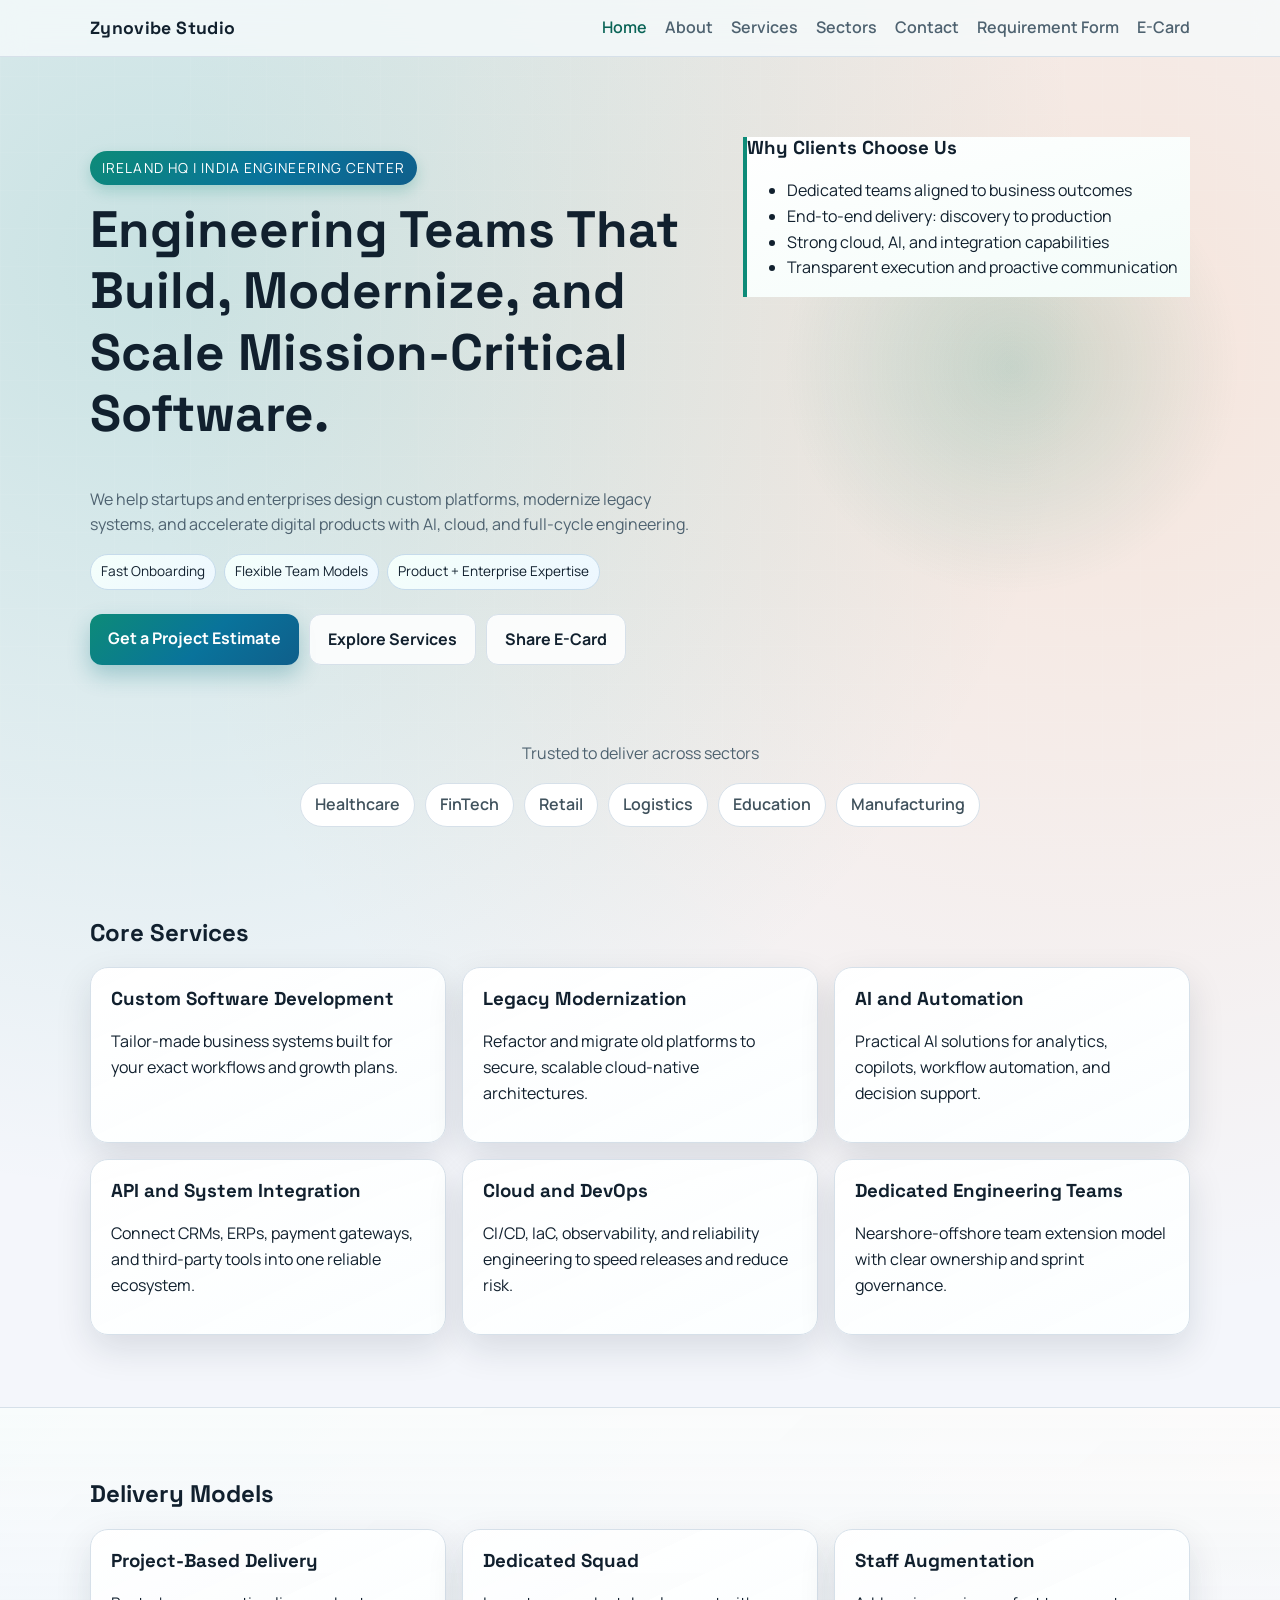
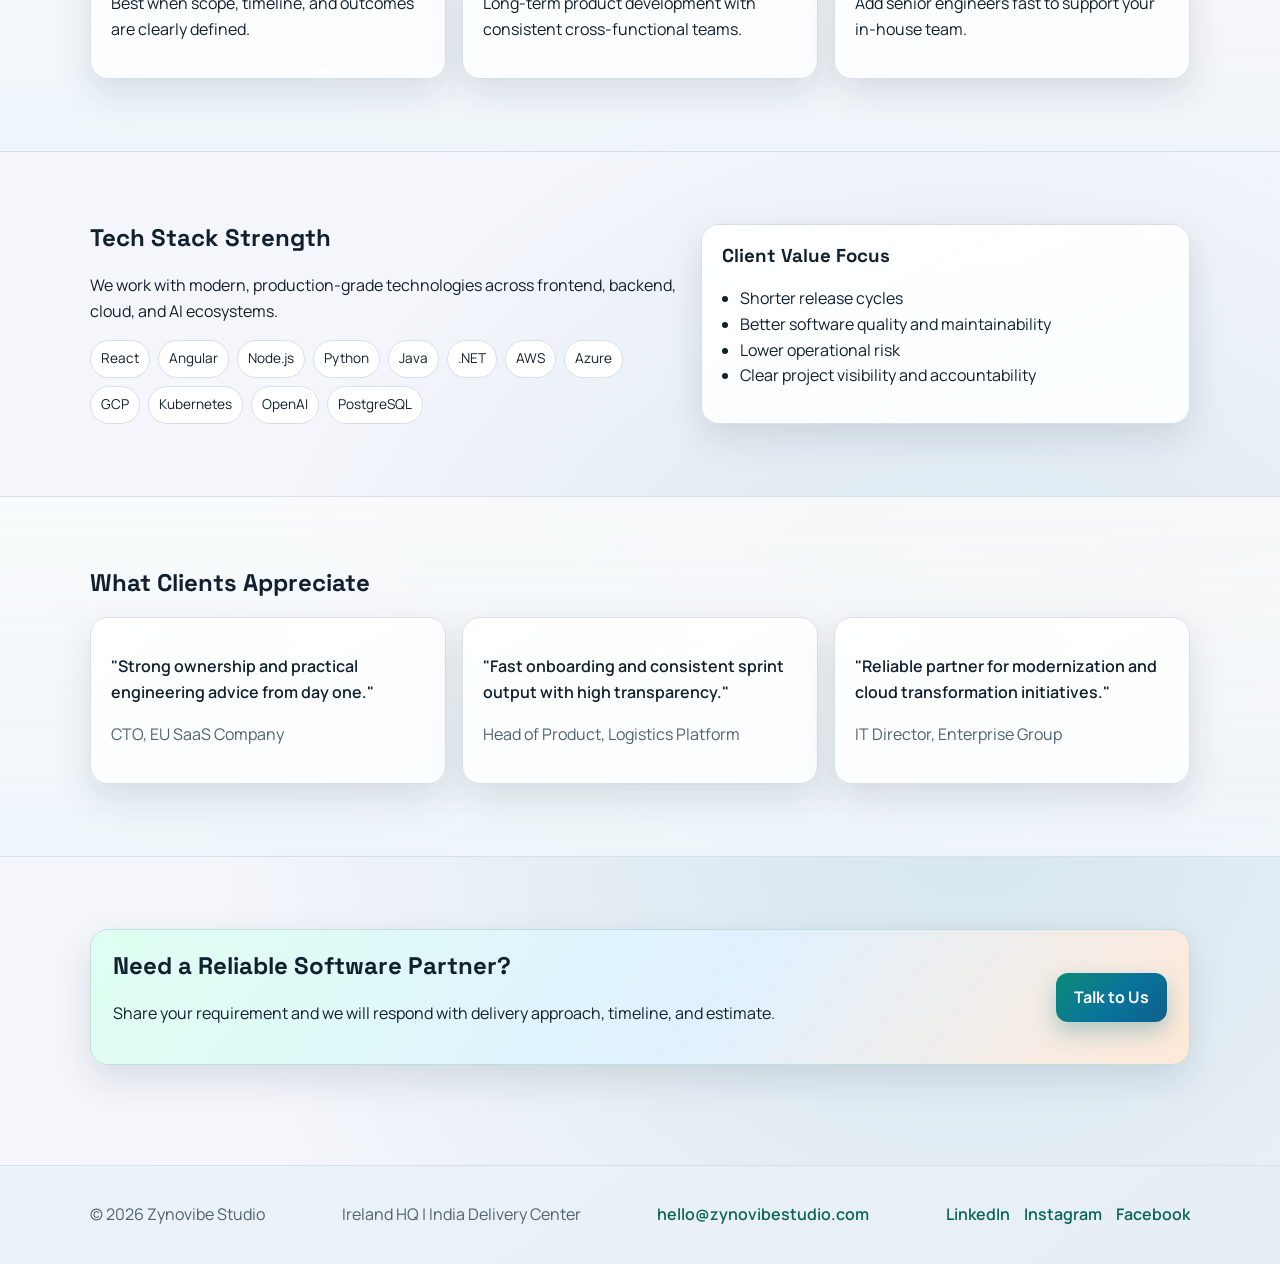
<file: index.html>
<!DOCTYPE html>
<html lang="en">
  <head>
    <meta charset="UTF-8" />
    <meta name="viewport" content="width=device-width, initial-scale=1.0" />
    <title>Zynovibe Studio | Custom Software Development Partner</title>
    <link rel="preconnect" href="https://fonts.googleapis.com" />
    <link rel="preconnect" href="https://fonts.gstatic.com" crossorigin />
    <link href="https://fonts.googleapis.com/css2?family=Space+Grotesk:wght@400;500;700&family=Manrope:wght@400;500;600&display=swap" rel="stylesheet" />
    <link rel="stylesheet" href="assets/css/styles.css?v=20260314" />
  </head>
  <body>
    <header class="site-header">
      <div class="container nav-wrap">
        <a class="brand" href="index.html">Zynovibe Studio</a>
        <button class="menu-toggle" aria-label="Toggle navigation">Menu</button>
        <nav class="site-nav">
          <a href="index.html" class="active">Home</a>
          <a href="pages/about.html">About</a>
          <a href="pages/services.html">Services</a>
          <a href="pages/sectors.html">Sectors</a>
          <a href="pages/contact.html">Contact</a>
          <a href="pages/requirements.html">Requirement Form</a>
          <a href="pages/ecard.html">E-Card</a>
        </nav>
      </div>
    </header>

    <main>
      <section class="hero hero-pro">
        <div class="container hero-grid">
          <div>
            <p class="kicker">Ireland HQ | India Engineering Center</p>
            <h1>Engineering Teams That Build, Modernize, and Scale Mission-Critical Software.</h1>
            <p class="lead">
              We help startups and enterprises design custom platforms, modernize legacy systems, and accelerate digital products with AI, cloud, and full-cycle engineering.
            </p>
            <div class="hero-metrics">
              <span>Fast Onboarding</span>
              <span>Flexible Team Models</span>
              <span>Product + Enterprise Expertise</span>
            </div>
            <div class="cta-row">
              <a class="btn" href="pages/contact.html">Get a Project Estimate</a>
              <a class="btn btn-light" href="pages/services.html">Explore Services</a>
              <a class="btn btn-light" href="pages/ecard.html">Share E-Card</a>
            </div>
          </div>
          <aside class="hero-card proof-card">
            <h3>Why Clients Choose Us</h3>
            <ul>
              <li>Dedicated teams aligned to business outcomes</li>
              <li>End-to-end delivery: discovery to production</li>
              <li>Strong cloud, AI, and integration capabilities</li>
              <li>Transparent execution and proactive communication</li>
            </ul>
          </aside>
        </div>
      </section>

      <section class="section trust-strip">
        <div class="container">
          <p class="muted-center">Trusted to deliver across sectors</p>
          <div class="logo-pill-row">
            <span>Healthcare</span>
            <span>FinTech</span>
            <span>Retail</span>
            <span>Logistics</span>
            <span>Education</span>
            <span>Manufacturing</span>
          </div>
        </div>
      </section>

      <section class="section">
        <div class="container">
          <h2>Core Services</h2>
          <div class="cards">
            <article class="card"><h3>Custom Software Development</h3><p>Tailor-made business systems built for your exact workflows and growth plans.</p></article>
            <article class="card"><h3>Legacy Modernization</h3><p>Refactor and migrate old platforms to secure, scalable cloud-native architectures.</p></article>
            <article class="card"><h3>AI and Automation</h3><p>Practical AI solutions for analytics, copilots, workflow automation, and decision support.</p></article>
            <article class="card"><h3>API and System Integration</h3><p>Connect CRMs, ERPs, payment gateways, and third-party tools into one reliable ecosystem.</p></article>
            <article class="card"><h3>Cloud and DevOps</h3><p>CI/CD, IaC, observability, and reliability engineering to speed releases and reduce risk.</p></article>
            <article class="card"><h3>Dedicated Engineering Teams</h3><p>Nearshore-offshore team extension model with clear ownership and sprint governance.</p></article>
          </div>
        </div>
      </section>

      <section class="section section-alt">
        <div class="container">
          <h2>Delivery Models</h2>
          <div class="model-grid">
            <article class="card"><h3>Project-Based Delivery</h3><p>Best when scope, timeline, and outcomes are clearly defined.</p></article>
            <article class="card"><h3>Dedicated Squad</h3><p>Long-term product development with consistent cross-functional teams.</p></article>
            <article class="card"><h3>Staff Augmentation</h3><p>Add senior engineers fast to support your in-house team.</p></article>
          </div>
        </div>
      </section>

      <section class="section">
        <div class="container split">
          <div>
            <h2>Tech Stack Strength</h2>
            <p>We work with modern, production-grade technologies across frontend, backend, cloud, and AI ecosystems.</p>
            <div class="chip-row">
              <span>React</span><span>Angular</span><span>Node.js</span><span>Python</span><span>Java</span><span>.NET</span><span>AWS</span><span>Azure</span><span>GCP</span><span>Kubernetes</span><span>OpenAI</span><span>PostgreSQL</span>
            </div>
          </div>
          <div class="card">
            <h3>Client Value Focus</h3>
            <ul>
              <li>Shorter release cycles</li>
              <li>Better software quality and maintainability</li>
              <li>Lower operational risk</li>
              <li>Clear project visibility and accountability</li>
            </ul>
          </div>
        </div>
      </section>

      <section class="section section-alt">
        <div class="container">
          <h2>What Clients Appreciate</h2>
          <div class="cards">
            <article class="card quote"><p>"Strong ownership and practical engineering advice from day one."</p><p class="muted">CTO, EU SaaS Company</p></article>
            <article class="card quote"><p>"Fast onboarding and consistent sprint output with high transparency."</p><p class="muted">Head of Product, Logistics Platform</p></article>
            <article class="card quote"><p>"Reliable partner for modernization and cloud transformation initiatives."</p><p class="muted">IT Director, Enterprise Group</p></article>
          </div>
        </div>
      </section>

      <section class="section">
        <div class="container cta-band">
          <div>
            <h2>Need a Reliable Software Partner?</h2>
            <p>Share your requirement and we will respond with delivery approach, timeline, and estimate.</p>
          </div>
          <a class="btn" href="pages/contact.html">Talk to Us</a>
        </div>
      </section>
    </main>

    <footer class="site-footer">
      <div class="container footer-grid">
        <p>© 2026 Zynovibe Studio</p>
        <p>Ireland HQ | India Delivery Center</p>
        <p class="footer-links">
          <a href="mailto:hello@zynovibestudio.com">hello@zynovibestudio.com</a>
        </p>
        <p class="social-links">
          <a href="https://www.linkedin.com/company/zynovibestudio/" target="_blank" rel="noopener noreferrer">LinkedIn</a>
          <a href="https://www.instagram.com/zynovibestudio/" target="_blank" rel="noopener noreferrer">Instagram</a>
          <a href="https://www.facebook.com/zynovibestudio/" target="_blank" rel="noopener noreferrer">Facebook</a>
        </p>
      </div>
    </footer>

    <script src="assets/js/main.js"></script>
  </body>
</html>
</file>
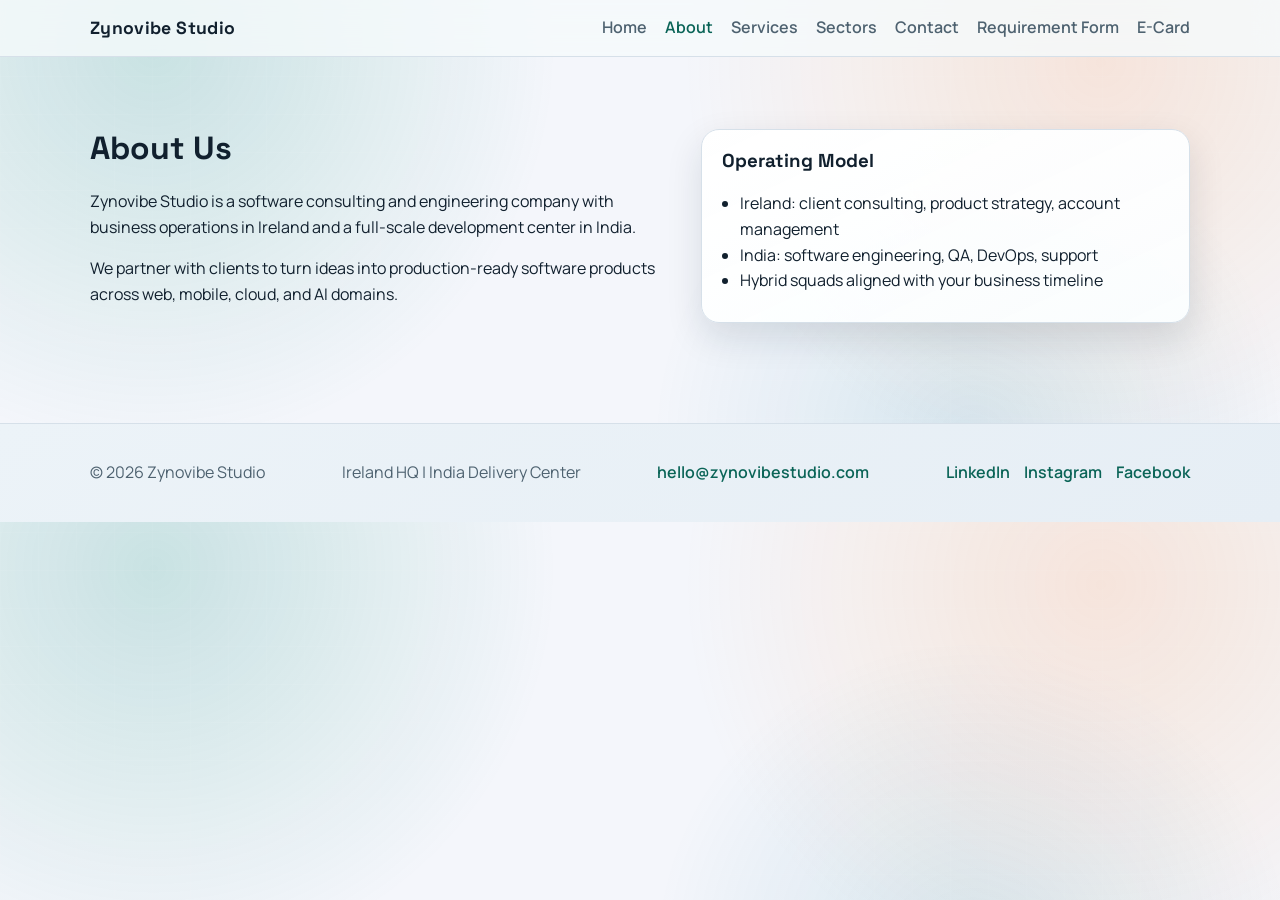
<file: pages/about.html>
<!DOCTYPE html>
<html lang="en">
  <head>
    <meta charset="UTF-8" />
    <meta name="viewport" content="width=device-width, initial-scale=1.0" />
    <title>About | Zynovibe Studio</title>
    <link rel="preconnect" href="https://fonts.googleapis.com" />
    <link rel="preconnect" href="https://fonts.gstatic.com" crossorigin />
    <link href="https://fonts.googleapis.com/css2?family=Space+Grotesk:wght@400;500;700&family=Manrope:wght@400;500;600&display=swap" rel="stylesheet" />
    <link rel="stylesheet" href="../assets/css/styles.css?v=20260314" />
  </head>
  <body>
    <header class="site-header">
      <div class="container nav-wrap">
        <a class="brand" href="../index.html">Zynovibe Studio</a>
        <button class="menu-toggle" aria-label="Toggle navigation">Menu</button>
        <nav class="site-nav">
          <a href="../index.html">Home</a>
          <a href="about.html" class="active">About</a>
          <a href="services.html">Services</a>
          <a href="sectors.html">Sectors</a>
          <a href="contact.html">Contact</a>
          <a href="requirements.html">Requirement Form</a>
          <a href="ecard.html">E-Card</a>
        </nav>
      </div>
    </header>

    <main class="section">
      <div class="container split">
        <div>
          <h1>About Us</h1>
          <p>
            Zynovibe Studio is a software consulting and engineering company with business operations in Ireland and a full-scale development center in India.
          </p>
          <p>
            We partner with clients to turn ideas into production-ready software products across web, mobile, cloud, and AI domains.
          </p>
        </div>
        <aside class="card">
          <h3>Operating Model</h3>
          <ul>
            <li>Ireland: client consulting, product strategy, account management</li>
            <li>India: software engineering, QA, DevOps, support</li>
            <li>Hybrid squads aligned with your business timeline</li>
          </ul>
        </aside>
      </div>
    </main>

    <footer class="site-footer"><div class="container footer-grid"><p>© 2026 Zynovibe Studio</p><p>Ireland HQ | India Delivery Center</p><p class="footer-links"><a href="mailto:hello@zynovibestudio.com">hello@zynovibestudio.com</a></p><p class="social-links"><a href="https://www.linkedin.com/company/zynovibestudio/" target="_blank" rel="noopener noreferrer">LinkedIn</a><a href="https://www.instagram.com/zynovibestudio/" target="_blank" rel="noopener noreferrer">Instagram</a><a href="https://www.facebook.com/zynovibestudio/" target="_blank" rel="noopener noreferrer">Facebook</a></p></div></footer>
    <script src="../assets/js/main.js"></script>
  </body>
</html>
</file>
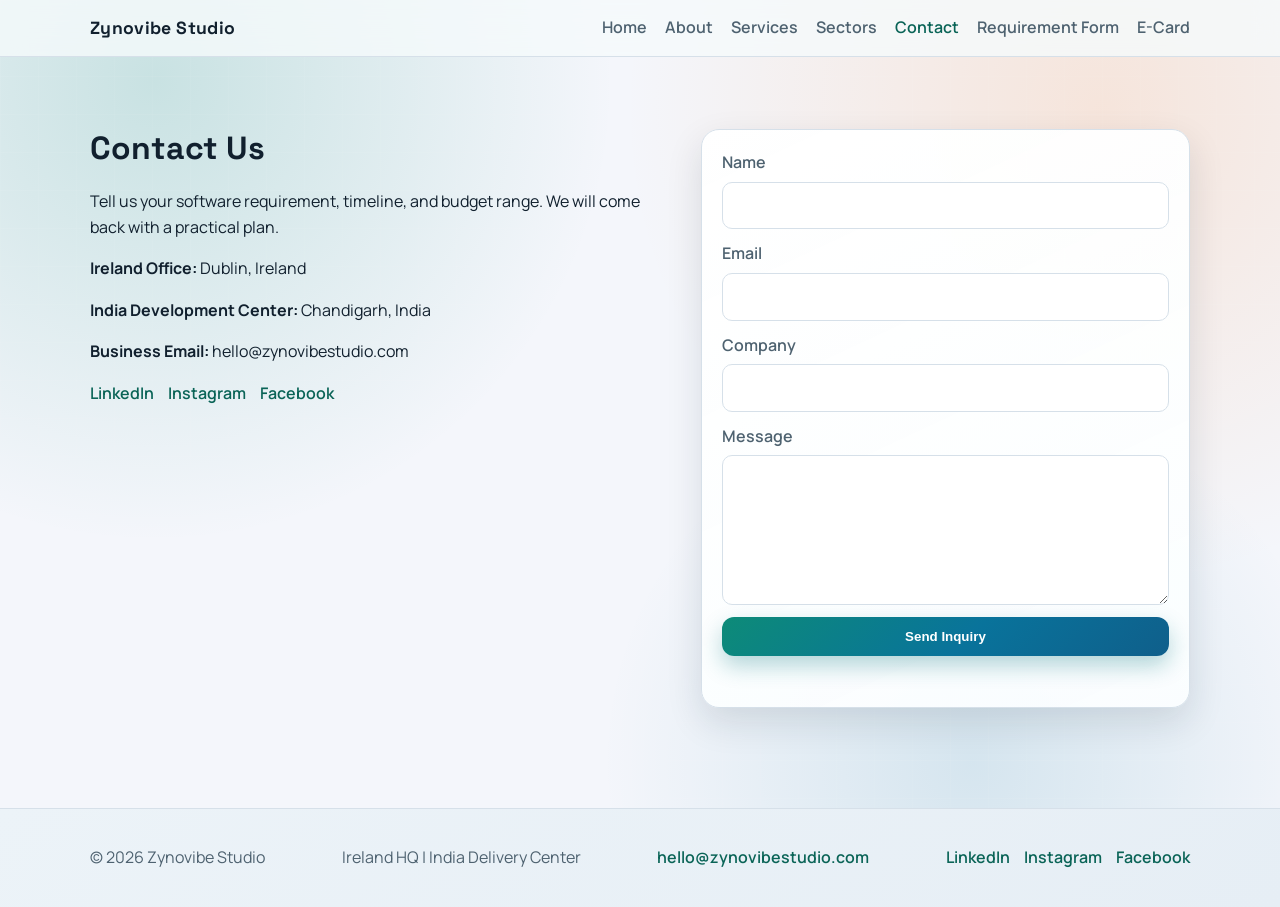
<file: pages/contact.html>
<!DOCTYPE html>
<html lang="en">
  <head>
    <meta charset="UTF-8" />
    <meta name="viewport" content="width=device-width, initial-scale=1.0" />
    <title>Contact | Zynovibe Studio</title>
    <link rel="preconnect" href="https://fonts.googleapis.com" />
    <link rel="preconnect" href="https://fonts.gstatic.com" crossorigin />
    <link href="https://fonts.googleapis.com/css2?family=Space+Grotesk:wght@400;500;700&family=Manrope:wght@400;500;600&display=swap" rel="stylesheet" />
    <link rel="stylesheet" href="../assets/css/styles.css?v=20260314" />
  </head>
  <body>
    <header class="site-header">
      <div class="container nav-wrap">
        <a class="brand" href="../index.html">Zynovibe Studio</a>
        <button class="menu-toggle" aria-label="Toggle navigation">Menu</button>
        <nav class="site-nav">
          <a href="../index.html">Home</a>
          <a href="about.html">About</a>
          <a href="services.html">Services</a>
          <a href="sectors.html">Sectors</a>
          <a href="contact.html" class="active">Contact</a>
          <a href="requirements.html">Requirement Form</a>
          <a href="ecard.html">E-Card</a>
        </nav>
      </div>
    </header>

    <main class="section">
      <div class="container split">
        <div>
          <h1>Contact Us</h1>
          <p>Tell us your software requirement, timeline, and budget range. We will come back with a practical plan.</p>
          <p><strong>Ireland Office:</strong> Dublin, Ireland</p>
          <p><strong>India Development Center:</strong> Chandigarh, India</p>
          <p><strong>Business Email:</strong> <a href="mailto:hello@zynovibestudio.com">hello@zynovibestudio.com</a></p>
          <p class="social-links">
            <a href="https://www.linkedin.com/company/zynovibestudio/" target="_blank" rel="noopener noreferrer">LinkedIn</a>
            <a href="https://www.instagram.com/zynovibestudio/" target="_blank" rel="noopener noreferrer">Instagram</a>
            <a href="https://www.facebook.com/zynovibestudio/" target="_blank" rel="noopener noreferrer">Facebook</a>
          </p>
        </div>
        <form class="card contact-form" id="contactForm">
          <label>Name<input type="text" name="name" required /></label>
          <label>Email<input type="email" name="email" required /></label>
          <label>Company<input type="text" name="company" /></label>
          <label>Message<textarea name="message" rows="5" required></textarea></label>
          <button class="btn" type="submit">Send Inquiry</button>
          <p class="form-note" id="formNote"></p>
        </form>
      </div>
    </main>

    <footer class="site-footer"><div class="container footer-grid"><p>© 2026 Zynovibe Studio</p><p>Ireland HQ | India Delivery Center</p><p class="footer-links"><a href="mailto:hello@zynovibestudio.com">hello@zynovibestudio.com</a></p><p class="social-links"><a href="https://www.linkedin.com/company/zynovibestudio/" target="_blank" rel="noopener noreferrer">LinkedIn</a><a href="https://www.instagram.com/zynovibestudio/" target="_blank" rel="noopener noreferrer">Instagram</a><a href="https://www.facebook.com/zynovibestudio/" target="_blank" rel="noopener noreferrer">Facebook</a></p></div></footer>
    <script src="../assets/js/main.js"></script>
  </body>
</html>
</file>
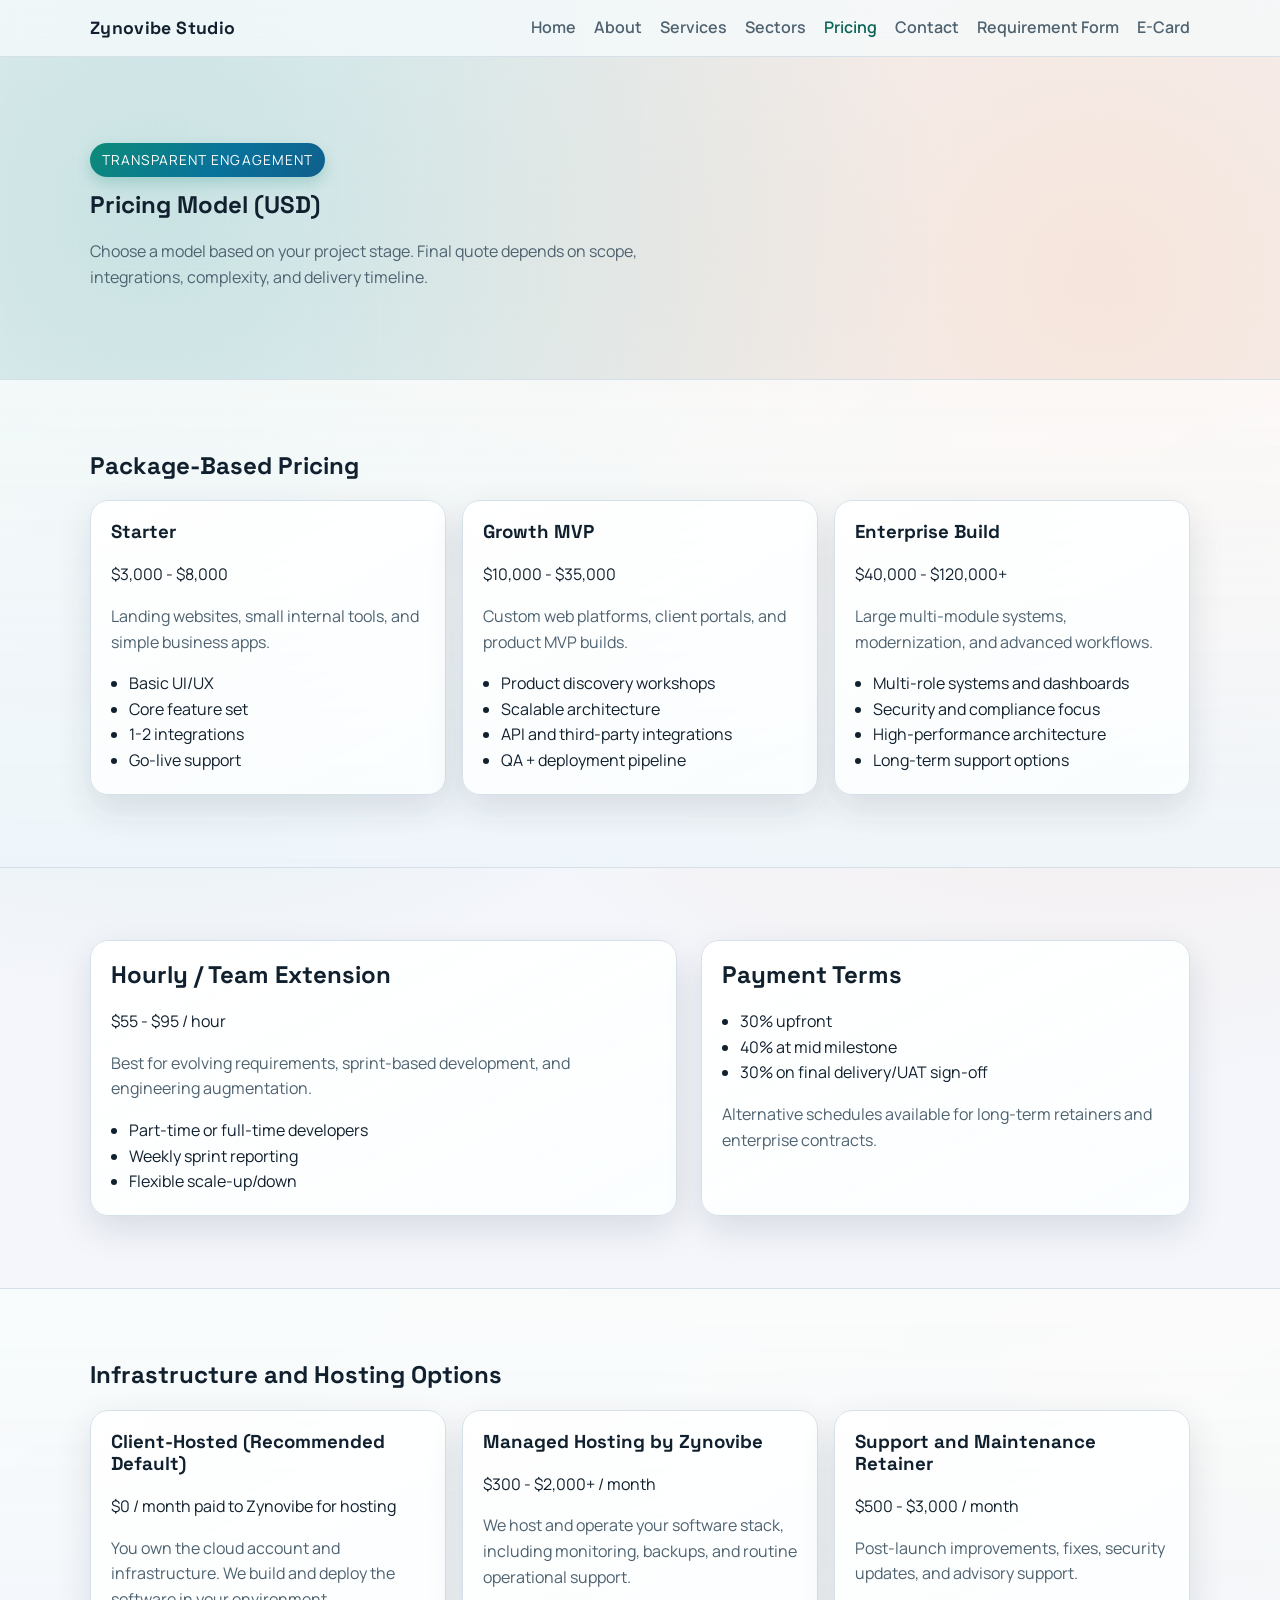
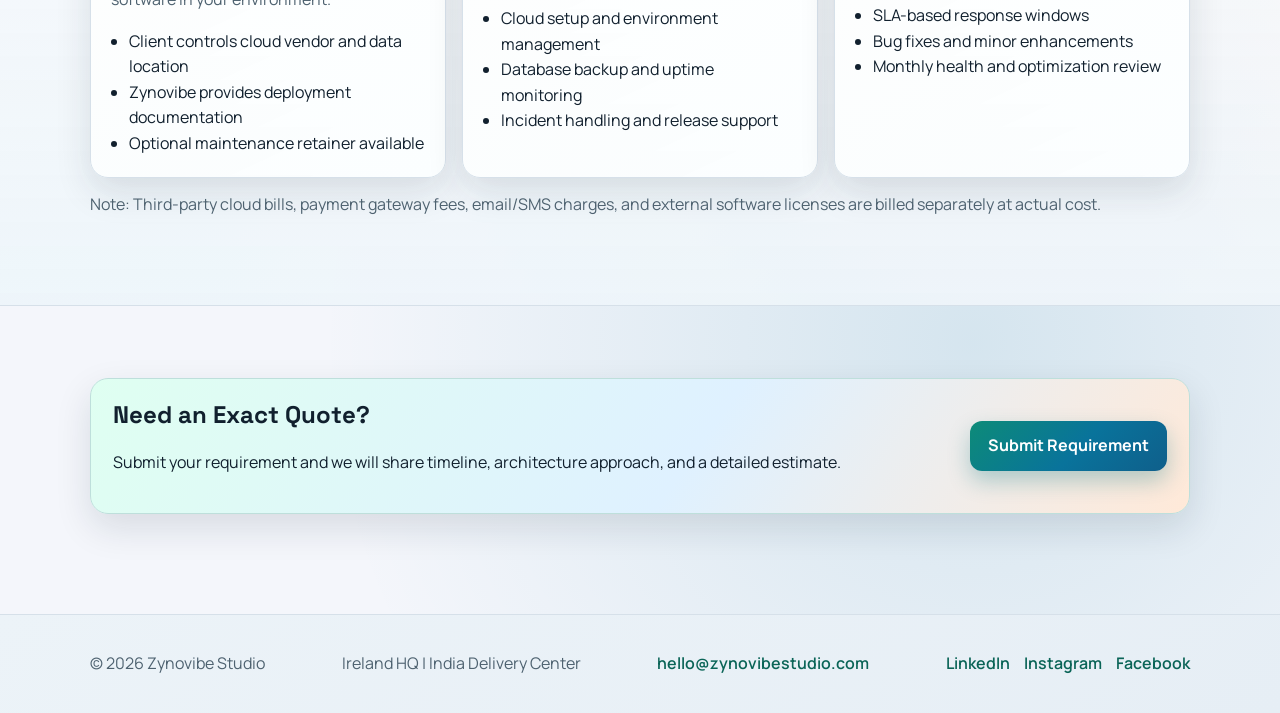
<file: pages/pricing.html>
<!DOCTYPE html>
<html lang="en">
  <head>
    <meta charset="UTF-8" />
    <meta name="viewport" content="width=device-width, initial-scale=1.0" />
    <title>Pricing | Zynovibe Studio</title>
    <link rel="preconnect" href="https://fonts.googleapis.com" />
    <link rel="preconnect" href="https://fonts.gstatic.com" crossorigin />
    <link href="https://fonts.googleapis.com/css2?family=Space+Grotesk:wght@400;500;700&family=Manrope:wght@400;500;600&display=swap" rel="stylesheet" />
    <link rel="stylesheet" href="../assets/css/styles.css?v=20260314" />
  </head>
  <body>
    <header class="site-header">
      <div class="container nav-wrap">
        <a class="brand" href="../index.html">Zynovibe Studio</a>
        <button class="menu-toggle" aria-label="Toggle navigation">Menu</button>
        <nav class="site-nav">
          <a href="../index.html">Home</a>
          <a href="about.html">About</a>
          <a href="services.html">Services</a>
          <a href="sectors.html">Sectors</a>
          <a href="pricing.html" class="active">Pricing</a>
          <a href="contact.html">Contact</a>
          <a href="requirements.html">Requirement Form</a>
          <a href="ecard.html">E-Card</a>
        </nav>
      </div>
    </header>

    <main>
      <section class="section">
        <div class="container">
          <p class="kicker">Transparent Engagement</p>
          <h1>Pricing Model (USD)</h1>
          <p class="lead">Choose a model based on your project stage. Final quote depends on scope, integrations, complexity, and delivery timeline.</p>
        </div>
      </section>

      <section class="section section-alt">
        <div class="container">
          <h2>Package-Based Pricing</h2>
          <div class="cards pricing-cards">
            <article class="card price-card">
              <h3>Starter</h3>
              <p class="price-range">$3,000 - $8,000</p>
              <p class="muted">Landing websites, small internal tools, and simple business apps.</p>
              <ul>
                <li>Basic UI/UX</li>
                <li>Core feature set</li>
                <li>1-2 integrations</li>
                <li>Go-live support</li>
              </ul>
            </article>

            <article class="card price-card featured">
              <h3>Growth MVP</h3>
              <p class="price-range">$10,000 - $35,000</p>
              <p class="muted">Custom web platforms, client portals, and product MVP builds.</p>
              <ul>
                <li>Product discovery workshops</li>
                <li>Scalable architecture</li>
                <li>API and third-party integrations</li>
                <li>QA + deployment pipeline</li>
              </ul>
            </article>

            <article class="card price-card">
              <h3>Enterprise Build</h3>
              <p class="price-range">$40,000 - $120,000+</p>
              <p class="muted">Large multi-module systems, modernization, and advanced workflows.</p>
              <ul>
                <li>Multi-role systems and dashboards</li>
                <li>Security and compliance focus</li>
                <li>High-performance architecture</li>
                <li>Long-term support options</li>
              </ul>
            </article>
          </div>
        </div>
      </section>

      <section class="section">
        <div class="container split">
          <div class="card">
            <h2>Hourly / Team Extension</h2>
            <p class="price-range">$55 - $95 / hour</p>
            <p class="muted">Best for evolving requirements, sprint-based development, and engineering augmentation.</p>
            <ul>
              <li>Part-time or full-time developers</li>
              <li>Weekly sprint reporting</li>
              <li>Flexible scale-up/down</li>
            </ul>
          </div>

          <div class="card">
            <h2>Payment Terms</h2>
            <ul>
              <li>30% upfront</li>
              <li>40% at mid milestone</li>
              <li>30% on final delivery/UAT sign-off</li>
            </ul>
            <p class="muted">Alternative schedules available for long-term retainers and enterprise contracts.</p>
          </div>
        </div>
      </section>

      <section class="section section-alt">
        <div class="container">
          <h2>Infrastructure and Hosting Options</h2>
          <div class="cards pricing-cards">
            <article class="card price-card">
              <h3>Client-Hosted (Recommended Default)</h3>
              <p class="price-range">$0 / month paid to Zynovibe for hosting</p>
              <p class="muted">You own the cloud account and infrastructure. We build and deploy the software in your environment.</p>
              <ul>
                <li>Client controls cloud vendor and data location</li>
                <li>Zynovibe provides deployment documentation</li>
                <li>Optional maintenance retainer available</li>
              </ul>
            </article>

            <article class="card price-card featured">
              <h3>Managed Hosting by Zynovibe</h3>
              <p class="price-range">$300 - $2,000+ / month</p>
              <p class="muted">We host and operate your software stack, including monitoring, backups, and routine operational support.</p>
              <ul>
                <li>Cloud setup and environment management</li>
                <li>Database backup and uptime monitoring</li>
                <li>Incident handling and release support</li>
              </ul>
            </article>

            <article class="card price-card">
              <h3>Support and Maintenance Retainer</h3>
              <p class="price-range">$500 - $3,000 / month</p>
              <p class="muted">Post-launch improvements, fixes, security updates, and advisory support.</p>
              <ul>
                <li>SLA-based response windows</li>
                <li>Bug fixes and minor enhancements</li>
                <li>Monthly health and optimization review</li>
              </ul>
            </article>
          </div>
          <p class="muted" style="margin-top: 14px;">
            Note: Third-party cloud bills, payment gateway fees, email/SMS charges, and external software licenses are billed separately at actual cost.
          </p>
        </div>
      </section>

      <section class="section">
        <div class="container cta-band">
          <div>
            <h2>Need an Exact Quote?</h2>
            <p>Submit your requirement and we will share timeline, architecture approach, and a detailed estimate.</p>
          </div>
          <a class="btn" href="requirements.html">Submit Requirement</a>
        </div>
      </section>
    </main>

    <footer class="site-footer"><div class="container footer-grid"><p>© 2026 Zynovibe Studio</p><p>Ireland HQ | India Delivery Center</p><p class="footer-links"><a href="mailto:hello@zynovibestudio.com">hello@zynovibestudio.com</a></p><p class="social-links"><a href="https://www.linkedin.com/company/zynovibestudio/" target="_blank" rel="noopener noreferrer">LinkedIn</a><a href="https://www.instagram.com/zynovibestudio/" target="_blank" rel="noopener noreferrer">Instagram</a><a href="https://www.facebook.com/zynovibestudio/" target="_blank" rel="noopener noreferrer">Facebook</a></p></div></footer>

    <script src="../assets/js/main.js"></script>
  </body>
</html>
</file>
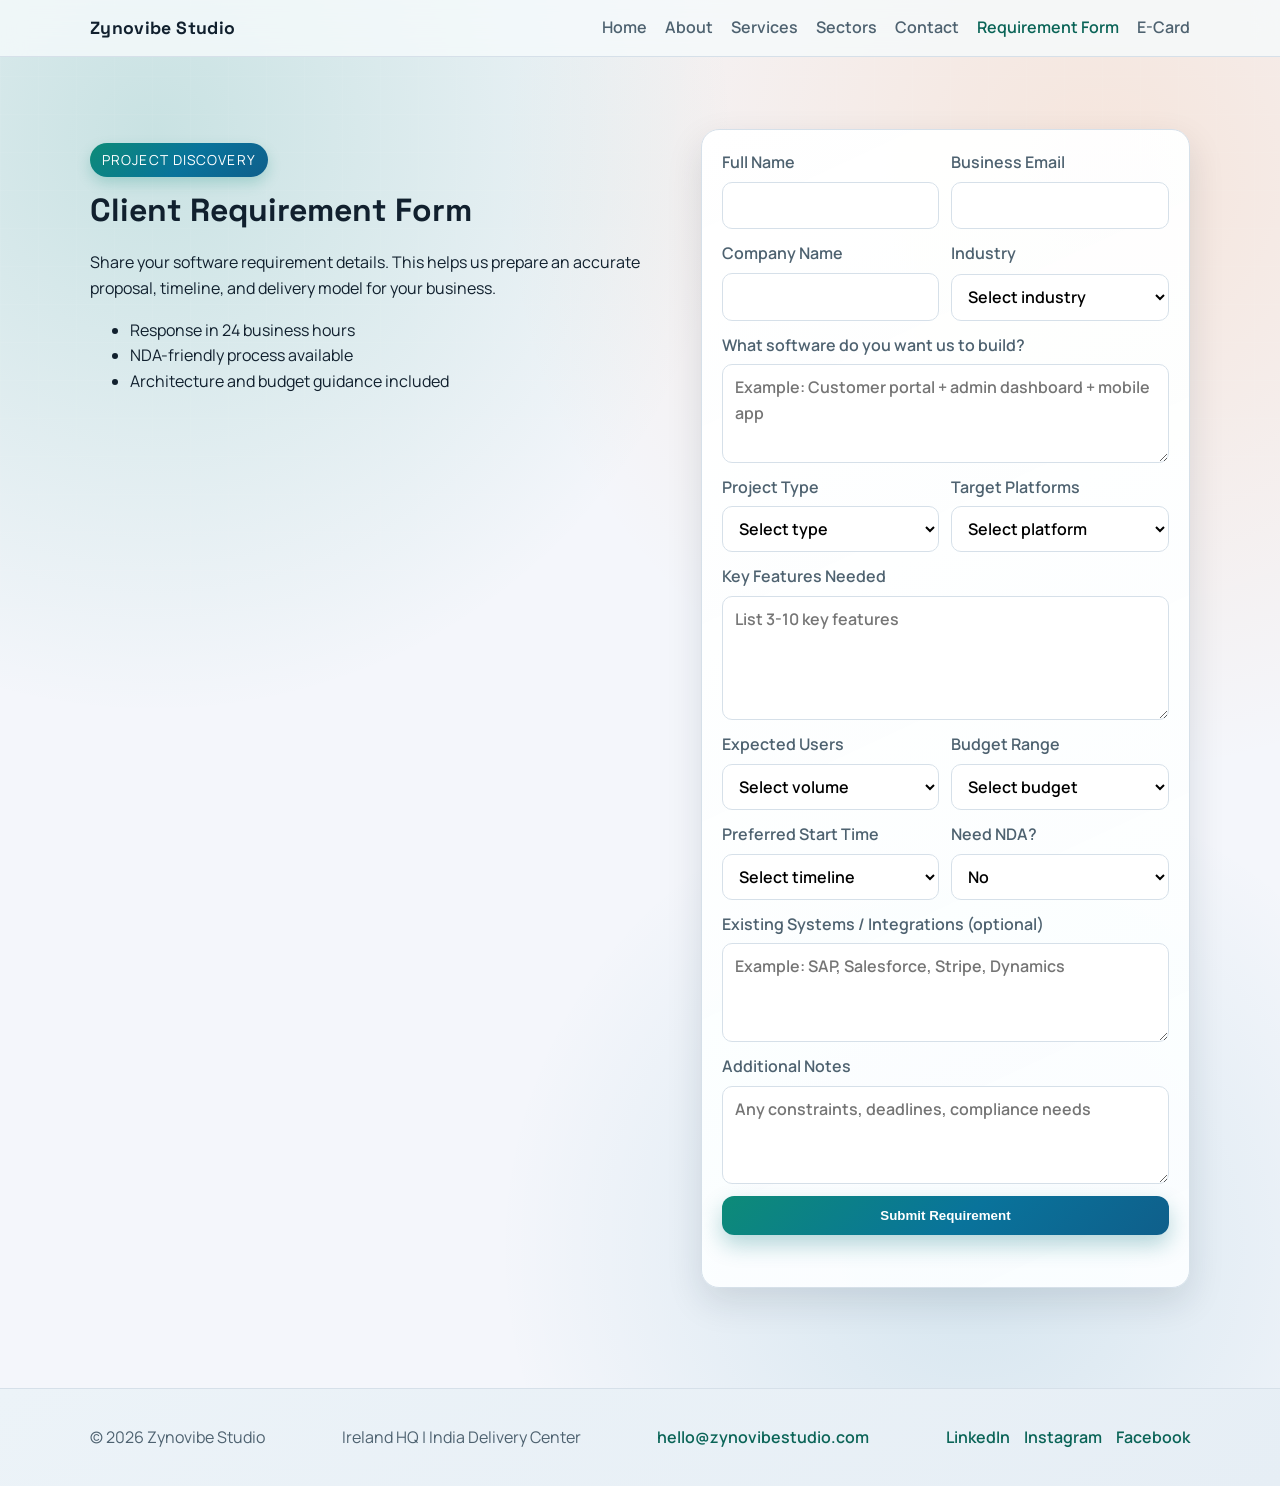
<file: pages/requirements.html>
<!DOCTYPE html>
<html lang="en">
  <head>
    <meta charset="UTF-8" />
    <meta name="viewport" content="width=device-width, initial-scale=1.0" />
    <title>Client Requirement Form | Zynovibe Studio</title>
    <link rel="preconnect" href="https://fonts.googleapis.com" />
    <link rel="preconnect" href="https://fonts.gstatic.com" crossorigin />
    <link href="https://fonts.googleapis.com/css2?family=Space+Grotesk:wght@400;500;700&family=Manrope:wght@400;500;600&display=swap" rel="stylesheet" />
    <link rel="stylesheet" href="../assets/css/styles.css?v=20260314" />
  </head>
  <body>
    <header class="site-header">
      <div class="container nav-wrap">
        <a class="brand" href="../index.html">Zynovibe Studio</a>
        <button class="menu-toggle" aria-label="Toggle navigation">Menu</button>
        <nav class="site-nav">
          <a href="../index.html">Home</a>
          <a href="about.html">About</a>
          <a href="services.html">Services</a>
          <a href="sectors.html">Sectors</a>
          <a href="contact.html">Contact</a>
          <a href="requirements.html" class="active">Requirement Form</a>
          <a href="ecard.html">E-Card</a>
        </nav>
      </div>
    </header>

    <main class="section">
      <div class="container split">
        <div>
          <p class="kicker">Project Discovery</p>
          <h1>Client Requirement Form</h1>
          <p>
            Share your software requirement details. This helps us prepare an accurate proposal,
            timeline, and delivery model for your business.
          </p>
          <ul>
            <li>Response in 24 business hours</li>
            <li>NDA-friendly process available</li>
            <li>Architecture and budget guidance included</li>
          </ul>
        </div>

        <form class="card contact-form requirement-form" id="requirementForm">
          <div class="grid-2">
            <label>Full Name<input type="text" name="full_name" required /></label>
            <label>Business Email<input type="email" name="email" required /></label>
            <label>Company Name<input type="text" name="company" required /></label>
            <label>Industry
              <select name="industry" required>
                <option value="">Select industry</option>
                <option>Healthcare</option>
                <option>Finance / FinTech</option>
                <option>Retail / eCommerce</option>
                <option>Logistics</option>
                <option>Education</option>
                <option>Manufacturing</option>
                <option>Other</option>
              </select>
            </label>
          </div>

          <label>What software do you want us to build?
            <textarea name="software_goal" rows="3" required placeholder="Example: Customer portal + admin dashboard + mobile app"></textarea>
          </label>

          <div class="grid-2">
            <label>Project Type
              <select name="project_type" required>
                <option value="">Select type</option>
                <option>New Product Development</option>
                <option>Existing Product Upgrade</option>
                <option>Legacy System Modernization</option>
                <option>AI / Automation Enhancement</option>
              </select>
            </label>
            <label>Target Platforms
              <select name="platforms" required>
                <option value="">Select platform</option>
                <option>Web</option>
                <option>Mobile (iOS/Android)</option>
                <option>Web + Mobile</option>
                <option>Desktop / Internal Tooling</option>
              </select>
            </label>
          </div>

          <label>Key Features Needed
            <textarea name="key_features" rows="4" placeholder="List 3-10 key features"></textarea>
          </label>

          <div class="grid-2">
            <label>Expected Users
              <select name="user_volume">
                <option value="">Select volume</option>
                <option>Up to 1,000 users</option>
                <option>1,000 - 10,000 users</option>
                <option>10,000 - 100,000 users</option>
                <option>100,000+ users</option>
              </select>
            </label>
            <label>Budget Range
              <select name="budget_range" required>
                <option value="">Select budget</option>
                <option>Under €10,000</option>
                <option>€10,000 - €25,000</option>
                <option>€25,000 - €50,000</option>
                <option>€50,000 - €100,000</option>
                <option>€100,000+</option>
              </select>
            </label>
          </div>

          <div class="grid-2">
            <label>Preferred Start Time
              <select name="start_time" required>
                <option value="">Select timeline</option>
                <option>Immediately</option>
                <option>Within 2-4 weeks</option>
                <option>Within 1-2 months</option>
                <option>Planning phase only</option>
              </select>
            </label>
            <label>Need NDA?
              <select name="nda">
                <option>No</option>
                <option>Yes</option>
              </select>
            </label>
          </div>

          <label>Existing Systems / Integrations (optional)
            <textarea name="integrations" rows="3" placeholder="Example: SAP, Salesforce, Stripe, Dynamics"></textarea>
          </label>

          <label>Additional Notes
            <textarea name="notes" rows="3" placeholder="Any constraints, deadlines, compliance needs"></textarea>
          </label>

          <button class="btn" type="submit">Submit Requirement</button>
          <p class="form-note" id="requirementNote"></p>
        </form>
      </div>
    </main>

    <footer class="site-footer"><div class="container footer-grid"><p>© 2026 Zynovibe Studio</p><p>Ireland HQ | India Delivery Center</p><p class="footer-links"><a href="mailto:hello@zynovibestudio.com">hello@zynovibestudio.com</a></p><p class="social-links"><a href="https://www.linkedin.com/company/zynovibestudio/" target="_blank" rel="noopener noreferrer">LinkedIn</a><a href="https://www.instagram.com/zynovibestudio/" target="_blank" rel="noopener noreferrer">Instagram</a><a href="https://www.facebook.com/zynovibestudio/" target="_blank" rel="noopener noreferrer">Facebook</a></p></div></footer>
    <script src="../assets/js/main.js"></script>
  </body>
</html>
</file>
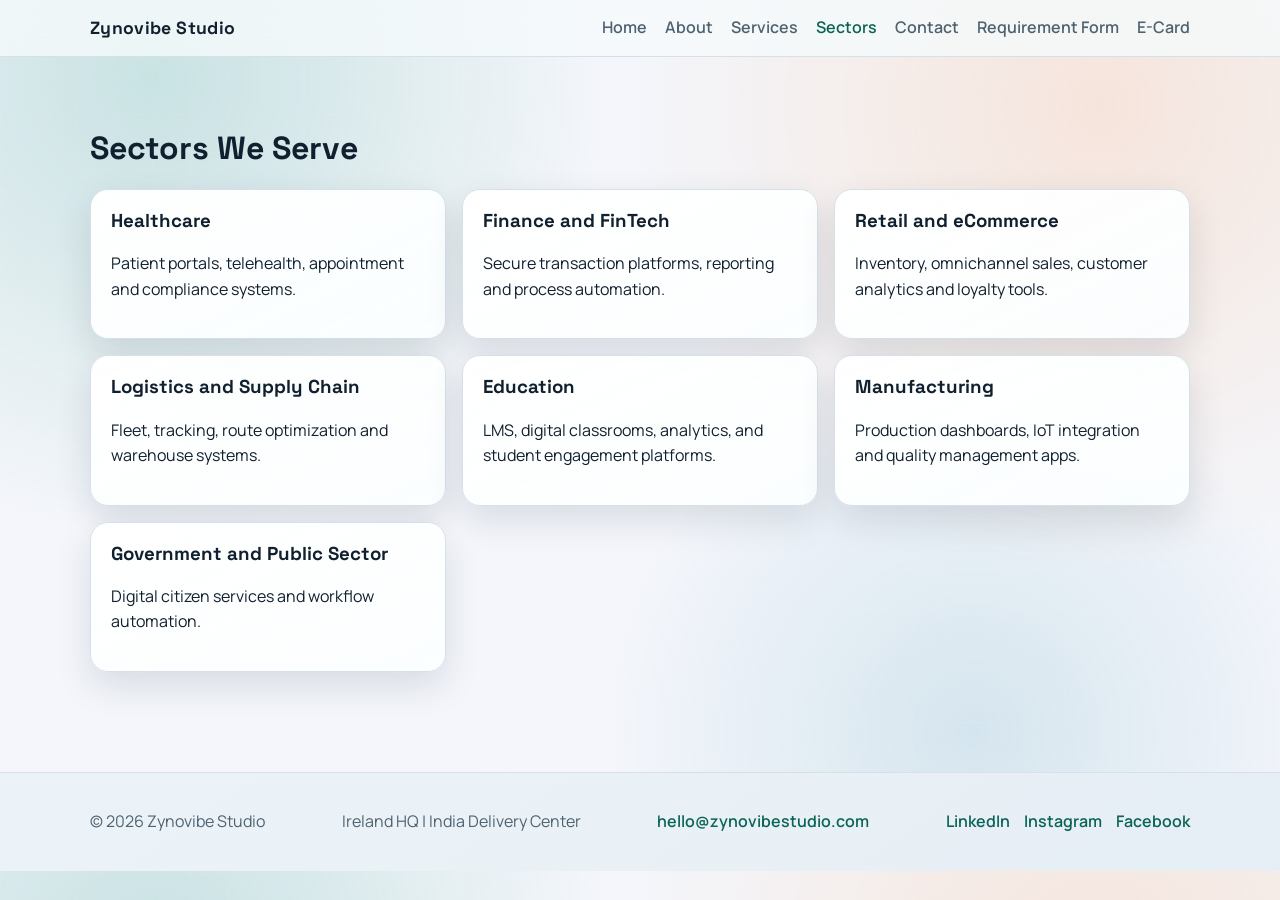
<file: pages/sectors.html>
<!DOCTYPE html>
<html lang="en">
  <head>
    <meta charset="UTF-8" />
    <meta name="viewport" content="width=device-width, initial-scale=1.0" />
    <title>Sectors | Zynovibe Studio</title>
    <link rel="preconnect" href="https://fonts.googleapis.com" />
    <link rel="preconnect" href="https://fonts.gstatic.com" crossorigin />
    <link href="https://fonts.googleapis.com/css2?family=Space+Grotesk:wght@400;500;700&family=Manrope:wght@400;500;600&display=swap" rel="stylesheet" />
    <link rel="stylesheet" href="../assets/css/styles.css?v=20260314" />
  </head>
  <body>
    <header class="site-header">
      <div class="container nav-wrap">
        <a class="brand" href="../index.html">Zynovibe Studio</a>
        <button class="menu-toggle" aria-label="Toggle navigation">Menu</button>
        <nav class="site-nav">
          <a href="../index.html">Home</a>
          <a href="about.html">About</a>
          <a href="services.html">Services</a>
          <a href="sectors.html" class="active">Sectors</a>
          <a href="contact.html">Contact</a>
          <a href="requirements.html">Requirement Form</a>
          <a href="ecard.html">E-Card</a>
        </nav>
      </div>
    </header>

    <main class="section">
      <div class="container">
        <h1>Sectors We Serve</h1>
        <div class="cards">
          <article class="card"><h3>Healthcare</h3><p>Patient portals, telehealth, appointment and compliance systems.</p></article>
          <article class="card"><h3>Finance and FinTech</h3><p>Secure transaction platforms, reporting and process automation.</p></article>
          <article class="card"><h3>Retail and eCommerce</h3><p>Inventory, omnichannel sales, customer analytics and loyalty tools.</p></article>
          <article class="card"><h3>Logistics and Supply Chain</h3><p>Fleet, tracking, route optimization and warehouse systems.</p></article>
          <article class="card"><h3>Education</h3><p>LMS, digital classrooms, analytics, and student engagement platforms.</p></article>
          <article class="card"><h3>Manufacturing</h3><p>Production dashboards, IoT integration and quality management apps.</p></article>
          <article class="card"><h3>Government and Public Sector</h3><p>Digital citizen services and workflow automation.</p></article>
        </div>
      </div>
    </main>

    <footer class="site-footer"><div class="container footer-grid"><p>© 2026 Zynovibe Studio</p><p>Ireland HQ | India Delivery Center</p><p class="footer-links"><a href="mailto:hello@zynovibestudio.com">hello@zynovibestudio.com</a></p><p class="social-links"><a href="https://www.linkedin.com/company/zynovibestudio/" target="_blank" rel="noopener noreferrer">LinkedIn</a><a href="https://www.instagram.com/zynovibestudio/" target="_blank" rel="noopener noreferrer">Instagram</a><a href="https://www.facebook.com/zynovibestudio/" target="_blank" rel="noopener noreferrer">Facebook</a></p></div></footer>
    <script src="../assets/js/main.js"></script>
  </body>
</html>
</file>
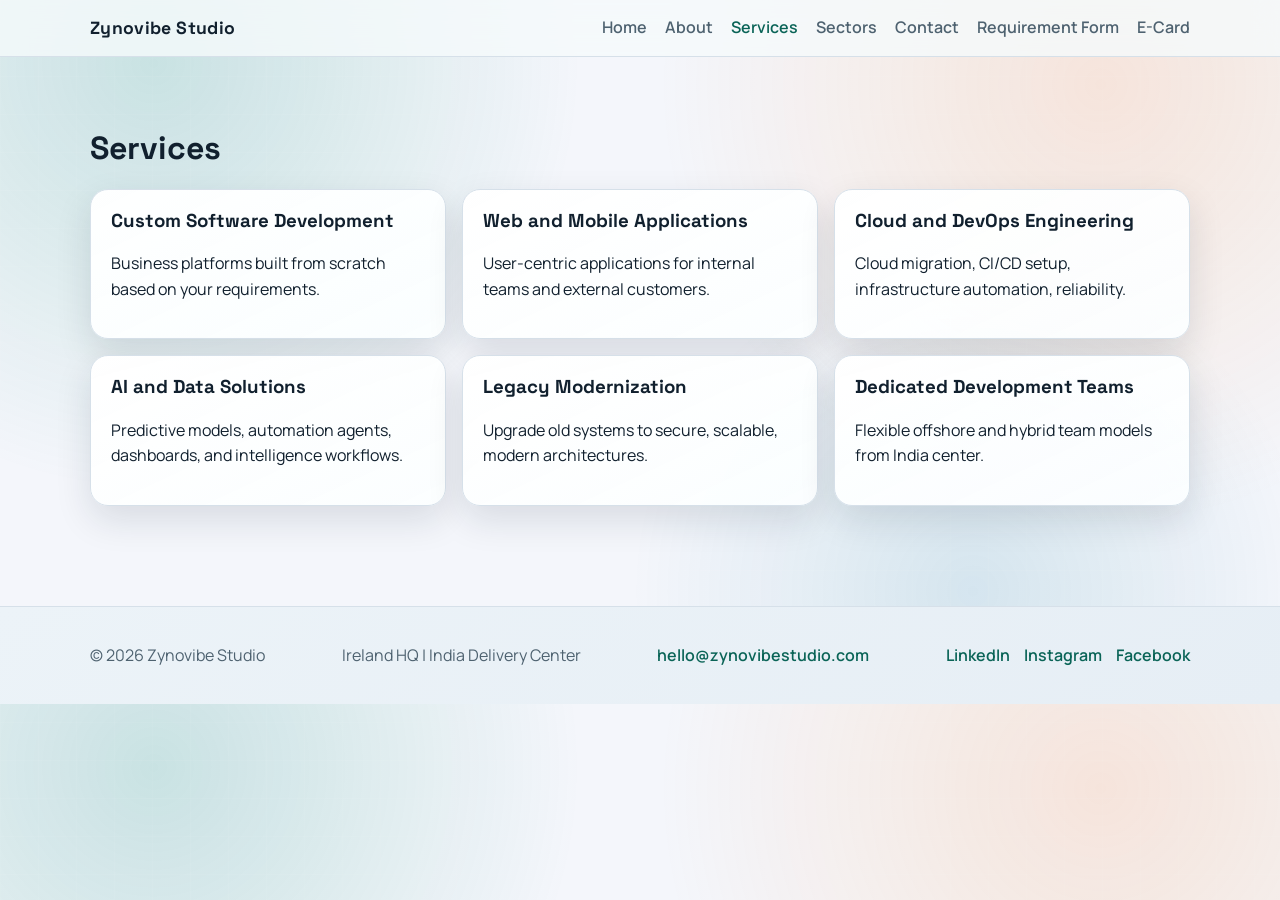
<file: pages/services.html>
<!DOCTYPE html>
<html lang="en">
  <head>
    <meta charset="UTF-8" />
    <meta name="viewport" content="width=device-width, initial-scale=1.0" />
    <title>Services | Zynovibe Studio</title>
    <link rel="preconnect" href="https://fonts.googleapis.com" />
    <link rel="preconnect" href="https://fonts.gstatic.com" crossorigin />
    <link href="https://fonts.googleapis.com/css2?family=Space+Grotesk:wght@400;500;700&family=Manrope:wght@400;500;600&display=swap" rel="stylesheet" />
    <link rel="stylesheet" href="../assets/css/styles.css?v=20260314" />
  </head>
  <body>
    <header class="site-header">
      <div class="container nav-wrap">
        <a class="brand" href="../index.html">Zynovibe Studio</a>
        <button class="menu-toggle" aria-label="Toggle navigation">Menu</button>
        <nav class="site-nav">
          <a href="../index.html">Home</a>
          <a href="about.html">About</a>
          <a href="services.html" class="active">Services</a>
          <a href="sectors.html">Sectors</a>
          <a href="contact.html">Contact</a>
          <a href="requirements.html">Requirement Form</a>
          <a href="ecard.html">E-Card</a>
        </nav>
      </div>
    </header>

    <main class="section">
      <div class="container">
        <h1>Services</h1>
        <div class="cards">
          <article class="card"><h3>Custom Software Development</h3><p>Business platforms built from scratch based on your requirements.</p></article>
          <article class="card"><h3>Web and Mobile Applications</h3><p>User-centric applications for internal teams and external customers.</p></article>
          <article class="card"><h3>Cloud and DevOps Engineering</h3><p>Cloud migration, CI/CD setup, infrastructure automation, reliability.</p></article>
          <article class="card"><h3>AI and Data Solutions</h3><p>Predictive models, automation agents, dashboards, and intelligence workflows.</p></article>
          <article class="card"><h3>Legacy Modernization</h3><p>Upgrade old systems to secure, scalable, modern architectures.</p></article>
          <article class="card"><h3>Dedicated Development Teams</h3><p>Flexible offshore and hybrid team models from India center.</p></article>
        </div>
      </div>
    </main>

    <footer class="site-footer"><div class="container footer-grid"><p>© 2026 Zynovibe Studio</p><p>Ireland HQ | India Delivery Center</p><p class="footer-links"><a href="mailto:hello@zynovibestudio.com">hello@zynovibestudio.com</a></p><p class="social-links"><a href="https://www.linkedin.com/company/zynovibestudio/" target="_blank" rel="noopener noreferrer">LinkedIn</a><a href="https://www.instagram.com/zynovibestudio/" target="_blank" rel="noopener noreferrer">Instagram</a><a href="https://www.facebook.com/zynovibestudio/" target="_blank" rel="noopener noreferrer">Facebook</a></p></div></footer>
    <script src="../assets/js/main.js"></script>
  </body>
</html>
</file>
<file: assets/css/styles.css>
:root {
  --bg: #f4f6fb;
  --surface: #ffffff;
  --ink: #11202e;
  --muted: #4e6270;
  --brand: #0d8b78;
  --brand-strong: #0a6457;
  --accent: #ff8a36;
  --line: #d6e0e9;
  --radius: 18px;
  --shadow: 0 14px 36px rgba(17, 33, 46, 0.12);
  --shadow-hover: 0 18px 44px rgba(17, 33, 46, 0.18);
  --gradient-main: linear-gradient(135deg, #0d8b78 0%, #09739b 55%, #0f5f8b 100%);
  --gradient-soft: linear-gradient(135deg, rgba(13, 139, 120, 0.1), rgba(255, 138, 54, 0.12));
}

* { box-sizing: border-box; }
html, body { margin: 0; padding: 0; }
body {
  font-family: "Manrope", sans-serif;
  color: var(--ink);
  background:
    radial-gradient(circle at 12% 9%, rgba(13, 139, 120, 0.19) 0%, rgba(13, 139, 120, 0) 33%),
    radial-gradient(circle at 86% 12%, rgba(255, 138, 54, 0.16) 0%, rgba(255, 138, 54, 0) 35%),
    radial-gradient(circle at 76% 84%, rgba(6, 115, 156, 0.13) 0%, rgba(6, 115, 156, 0) 30%),
    var(--bg);
  line-height: 1.6;
  position: relative;
}

body::before {
  content: "";
  position: fixed;
  inset: 0;
  background-image:
    linear-gradient(rgba(255, 255, 255, 0.34) 1px, transparent 1px),
    linear-gradient(90deg, rgba(255, 255, 255, 0.28) 1px, transparent 1px);
  background-size: 38px 38px;
  opacity: 0.18;
  pointer-events: none;
  z-index: -1;
}

h1, h2, h3 { font-family: "Space Grotesk", sans-serif; line-height: 1.2; margin-top: 0; }
a { color: inherit; text-decoration: none; }

.container { width: min(1100px, 92%); margin: 0 auto; }
.section { padding: 72px 0; }

.site-header {
  position: sticky;
  top: 0;
  z-index: 10;
  backdrop-filter: blur(12px);
  background: rgba(246, 250, 252, 0.8);
  border-bottom: 1px solid var(--line);
}

.nav-wrap {
  display: flex;
  align-items: center;
  justify-content: space-between;
  padding: 14px 0;
}

.brand {
  font-family: "Space Grotesk", sans-serif;
  font-weight: 700;
  font-size: 1.1rem;
  letter-spacing: 0.02em;
}
.site-nav { display: flex; gap: 18px; }
.site-nav a { color: var(--muted); font-weight: 600; }
.site-nav a.active, .site-nav a:hover { color: var(--brand-strong); }

.menu-toggle {
  display: none;
  border: 1px solid var(--line);
  border-radius: 999px;
  padding: 8px 14px;
  background: var(--surface);
}

.hero { padding: 80px 0 56px; }
.hero-grid {
  display: grid;
  gap: 28px;
  grid-template-columns: 1.4fr 1fr;
  align-items: start;
}

.hero-pro {
  position: relative;
}

.hero-pro::after {
  content: "";
  position: absolute;
  right: 3%;
  top: 12%;
  width: min(460px, 50vw);
  height: min(460px, 50vw);
  background: radial-gradient(circle, rgba(13, 139, 120, 0.19) 0%, rgba(13, 139, 120, 0) 70%);
  z-index: -1;
}

.kicker {
  display: inline-block;
  font-size: 0.86rem;
  text-transform: uppercase;
  letter-spacing: 0.08em;
  color: #fff;
  background: var(--gradient-main);
  border-radius: 999px;
  padding: 6px 12px;
  box-shadow: 0 6px 14px rgba(13, 139, 120, 0.23);
}

.lead { color: var(--muted); max-width: 60ch; }
.cta-row { margin-top: 24px; display: flex; gap: 10px; flex-wrap: wrap; }

.btn {
  display: inline-block;
  background: var(--gradient-main);
  color: #fff;
  border-radius: 12px;
  padding: 12px 18px;
  font-weight: 700;
  border: 0;
  cursor: pointer;
  box-shadow: 0 10px 22px rgba(12, 119, 129, 0.3);
  transition: transform 0.2s ease, box-shadow 0.2s ease, filter 0.2s ease;
}

.btn:hover {
  transform: translateY(-2px);
  box-shadow: 0 14px 28px rgba(12, 119, 129, 0.35);
  filter: saturate(1.04);
}
.btn-light {
  background: rgba(255, 255, 255, 0.85);
  color: var(--ink);
  border: 1px solid var(--line);
  box-shadow: none;
}
.btn-light:hover { background: #ffffff; }

.cards {
  display: grid;
  grid-template-columns: repeat(3, minmax(0, 1fr));
  gap: 16px;
}

.card {
  background: linear-gradient(155deg, rgba(255, 255, 255, 0.97), rgba(251, 254, 255, 0.94));
  border: 1px solid var(--line);
  border-radius: var(--radius);
  box-shadow: var(--shadow);
  padding: 20px;
  transition: transform 0.22s ease, box-shadow 0.22s ease, border-color 0.22s ease;
}

.cards .card:hover,
.model-grid .card:hover {
  transform: translateY(-4px);
  box-shadow: var(--shadow-hover);
  border-color: #bdd1df;
}

.card ul { padding-left: 18px; margin: 0; }
.split { display: grid; grid-template-columns: 1.2fr 1fr; gap: 24px; }

.contact-form { display: grid; gap: 12px; }
.requirement-form .grid-2 {
  display: grid;
  grid-template-columns: repeat(2, minmax(0, 1fr));
  gap: 12px;
}

.requirement-form select {
  width: 100%;
  border: 1px solid var(--line);
  border-radius: 10px;
  padding: 10px 12px;
  font: inherit;
  background: #fff;
}

label { display: grid; gap: 6px; font-weight: 600; color: var(--muted); }
input, textarea {
  width: 100%;
  border: 1px solid var(--line);
  border-radius: 10px;
  padding: 10px 12px;
  font: inherit;
}

.form-note { margin: 0; color: var(--brand-strong); font-weight: 600; min-height: 1.2em; }

.site-footer {
  border-top: 1px solid var(--line);
  background: linear-gradient(145deg, #ecf3f8, #e6eef5);
  margin-top: 28px;
}
.footer-grid {
  display: flex;
  justify-content: space-between;
  gap: 12px;
  padding: 20px 0;
  color: var(--muted);
  flex-wrap: wrap;
}

.footer-links a,
.social-links a {
  color: var(--brand-strong);
  font-weight: 600;
}

.social-links {
  display: flex;
  gap: 14px;
  flex-wrap: wrap;
}

.ecard-layout {
  display: grid;
  grid-template-columns: 1.2fr 0.8fr;
  gap: 18px;
  align-items: start;
}

.qr-image {
  width: 100%;
  max-width: 280px;
  border-radius: 12px;
  border: 1px solid var(--line);
  background: #fff;
  padding: 10px;
}

.tiny {
  font-size: 0.85rem;
  color: var(--muted);
  word-break: break-all;
}

.hero-pro h1 {
  font-size: clamp(2rem, 4vw, 3.2rem);
  max-width: 18ch;
}

.hero-metrics {
  margin-top: 14px;
  display: flex;
  flex-wrap: wrap;
  gap: 8px;
}

.hero-metrics span {
  font-size: 0.85rem;
  padding: 6px 10px;
  background: linear-gradient(145deg, #f4fffb, #edf7ff);
  border: 1px solid #c6dbeb;
  border-radius: 999px;
}

.proof-card {
  border-left: 4px solid var(--brand);
  background: linear-gradient(165deg, #ffffff, #f3fcf9);
}

.muted-center {
  text-align: center;
  color: var(--muted);
  margin-top: 0;
}

.trust-strip {
  padding-top: 20px;
  padding-bottom: 20px;
}

.logo-pill-row {
  display: flex;
  flex-wrap: wrap;
  gap: 10px;
  justify-content: center;
}

.logo-pill-row span {
  padding: 8px 14px;
  border: 1px solid var(--line);
  background: #fff;
  border-radius: 999px;
  font-weight: 600;
  color: #40525d;
}

.section-alt {
  background:
    linear-gradient(180deg, rgba(255, 255, 255, 0.8), rgba(239, 246, 252, 0.9)),
    var(--gradient-soft);
  border-top: 1px solid var(--line);
  border-bottom: 1px solid var(--line);
}

.model-grid {
  display: grid;
  grid-template-columns: repeat(3, minmax(0, 1fr));
  gap: 16px;
}

.chip-row {
  margin-top: 14px;
  display: flex;
  flex-wrap: wrap;
  gap: 8px;
}

.chip-row span {
  font-size: 0.85rem;
  border-radius: 999px;
  padding: 7px 10px;
  border: 1px solid var(--line);
  background: #fff;
}

.quote p:first-child {
  font-weight: 600;
}

.muted {
  color: var(--muted);
}

.cta-band {
  display: flex;
  align-items: center;
  justify-content: space-between;
  gap: 16px;
  background: linear-gradient(125deg, #dffff1 0%, #dff1ff 55%, #ffe9d8 100%);
  border: 1px solid #bedfdb;
  border-radius: 18px;
  padding: 22px;
  box-shadow: var(--shadow);
}

.visit-card-grid {
  display: grid;
  grid-template-columns: repeat(2, minmax(260px, 1fr));
  gap: 16px;
}

.visit-card {
  background: #fff;
  border: 1px solid var(--line);
  border-radius: 14px;
  padding: 24px;
  min-height: 220px;
  box-shadow: var(--shadow);
}

.visit-card.front {
  background: linear-gradient(145deg, #dbfff4 0%, #c6f0e4 40%, #f2fffb 100%);
}

.mini-qr {
  width: 120px;
  height: 120px;
  border: 1px solid var(--line);
  border-radius: 10px;
}

@media (max-width: 920px) {
  .hero-grid, .split, .cards { grid-template-columns: 1fr 1fr; }
  .ecard-layout { grid-template-columns: 1fr; }
  .model-grid { grid-template-columns: 1fr 1fr; }
}

@media (max-width: 700px) {
  .menu-toggle { display: inline-block; }
  .site-nav {
    position: absolute;
    top: 62px;
    right: 4%;
    display: none;
    flex-direction: column;
    background: rgba(255, 255, 255, 0.98);
    border: 1px solid var(--line);
    border-radius: 12px;
    padding: 12px;
    min-width: 180px;
    box-shadow: var(--shadow);
  }
  .site-nav.open { display: flex; }
  .hero-grid, .split, .cards { grid-template-columns: 1fr; }
  .visit-card-grid { grid-template-columns: 1fr; }
  .model-grid { grid-template-columns: 1fr; }
  .cta-band { flex-direction: column; align-items: flex-start; }
  .requirement-form .grid-2 { grid-template-columns: 1fr; }
}

@media print {
  .no-print { display: none !important; }
  body { background: #fff; }
  body::before { display: none; }
  .section { padding: 0; }
  .visit-card-grid { gap: 10px; }
  .visit-card { box-shadow: none; }
}
</file>
